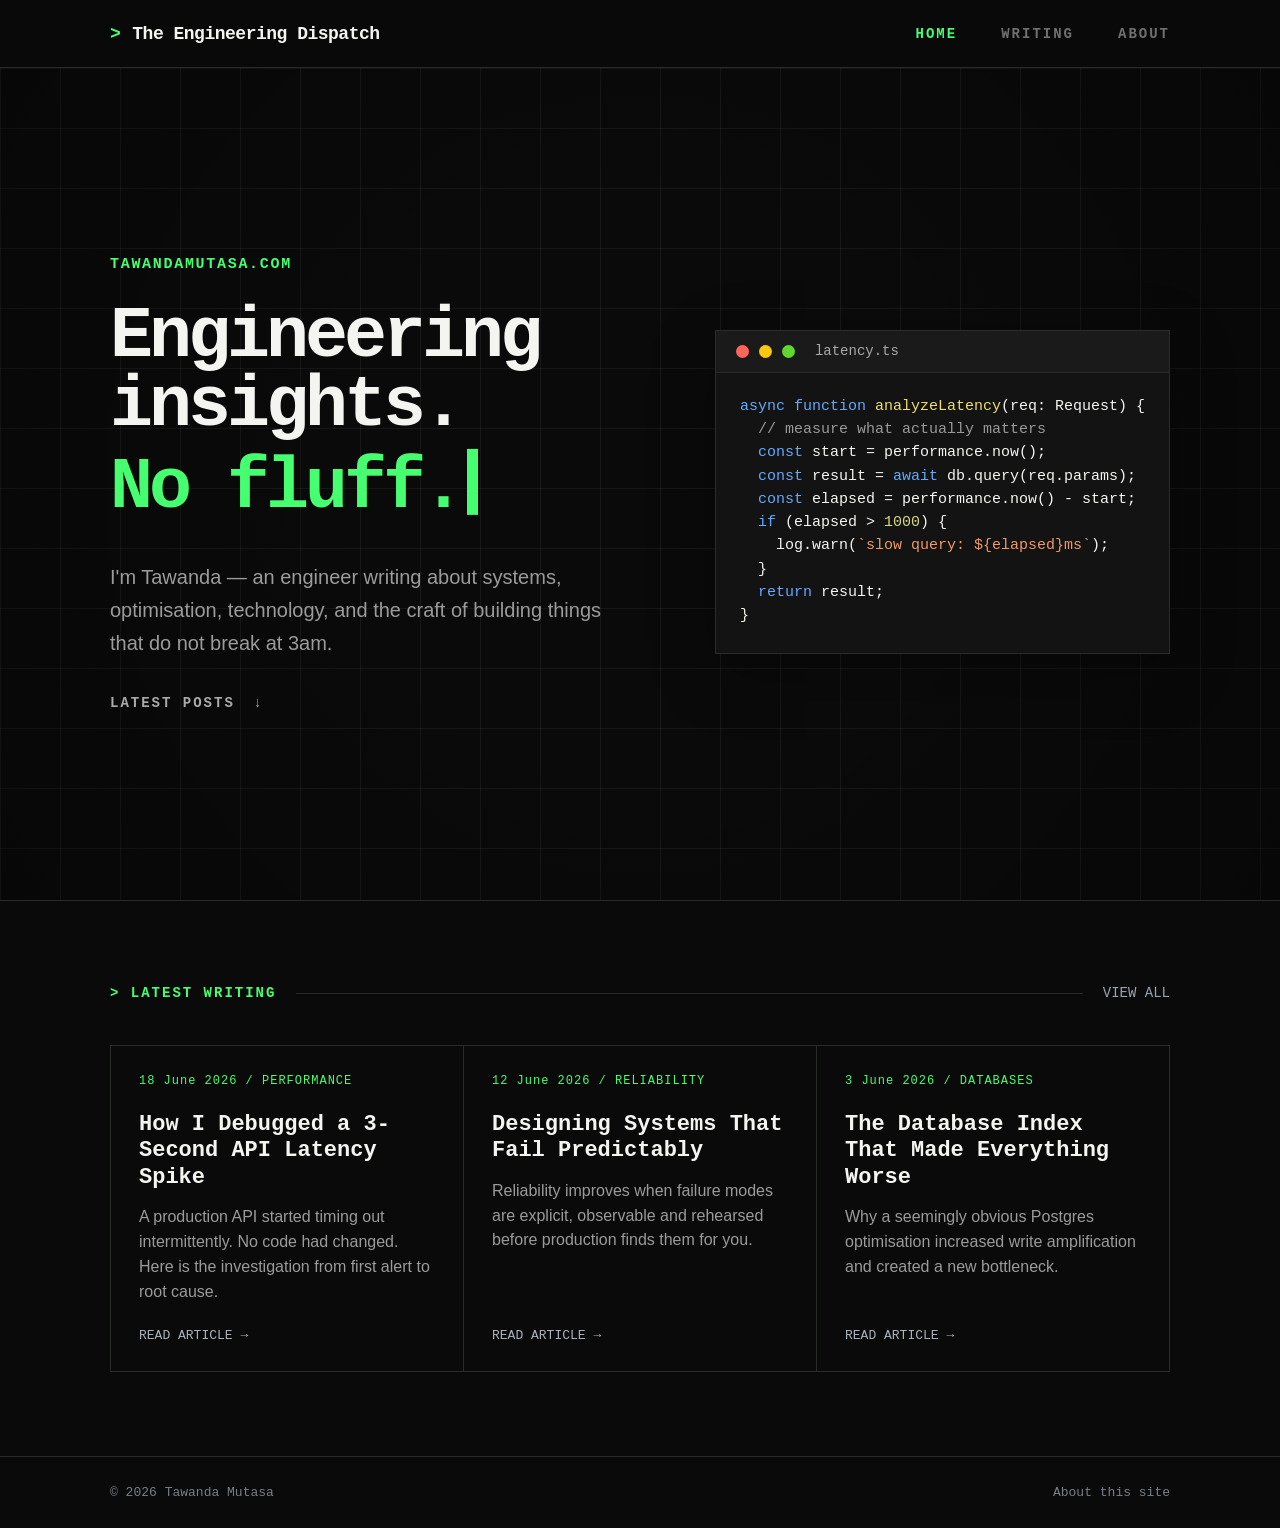
<file: index.html>
<!doctype html>
<html lang="en">
<head>
  <meta charset="utf-8">
  <meta name="viewport" content="width=device-width, initial-scale=1">
  <meta name="description" content="The Engineering Dispatch — engineering insights, technical analysis and long-form writing by Tawanda Mutasa.">
  <title>The Engineering Dispatch</title>
  <link rel="stylesheet" href="styles.css">
</head>
<body data-page="home">
  <header class="site-header">
    <div class="header-inner">
      <a class="brand" href="index.html">The Engineering Dispatch</a>
      <button class="menu-button" type="button" aria-controls="primary-nav" aria-expanded="false">MENU</button>
      <nav class="nav" id="primary-nav" aria-label="Primary navigation">
        <a class="active" href="index.html">HOME</a>
        <a href="writing.html">WRITING</a>
        <a href="about.html">ABOUT</a>
      </nav>
    </div>
  </header>

  <main>
    <section class="hero">
      <div class="container hero-inner">
        <div class="hero-copy-block">
          <p class="eyebrow">TAWANDAMUTASA.COM</p>
          <h1>Engineering<br>insights.<span class="accent">No fluff.<span class="cursor" aria-hidden="true"></span></span></h1>
          <p class="hero-copy">I'm Tawanda — an engineer writing about systems, optimisation, technology, and the craft of building things that do not break at 3am.</p>
          <a class="latest-link" href="writing.html">LATEST POSTS <span aria-hidden="true">↓</span></a>
        </div>

        <aside class="code-card" aria-label="Decorative code example">
          <div class="code-titlebar"><span class="dot red"></span><span class="dot yellow"></span><span class="dot green"></span><span>latency.ts</span></div>
<pre><code><span class="kw">async function</span> <span class="fn">analyzeLatency</span>(req: Request) {
  <span class="cm">// measure what actually matters</span>
  <span class="kw">const</span> start = performance.now();
  <span class="kw">const</span> result = <span class="kw">await</span> db.query(req.params);
  <span class="kw">const</span> elapsed = performance.now() - start;
  <span class="kw">if</span> (elapsed &gt; <span class="num">1000</span>) {
    log.warn(<span class="str">`slow query: ${elapsed}ms`</span>);
  }
  <span class="kw">return</span> result;
}</code></pre>
        </aside>
      </div>
    </section>

    <section class="home-posts">
      <div class="container">
        <div class="section-rule"><span class="label">&gt; LATEST WRITING</span><span class="line"></span><a class="count" href="writing.html">VIEW ALL</a></div>
        <div id="latestPosts" class="latest-post-grid"></div>
      </div>
    </section>
  </main>

  <footer class="site-footer"><div class="container footer-inner"><span>© <span data-year></span> Tawanda Mutasa</span><a href="about.html">About this site</a></div></footer>
  <script src="script.js"></script>
</body>
</html>
</file>
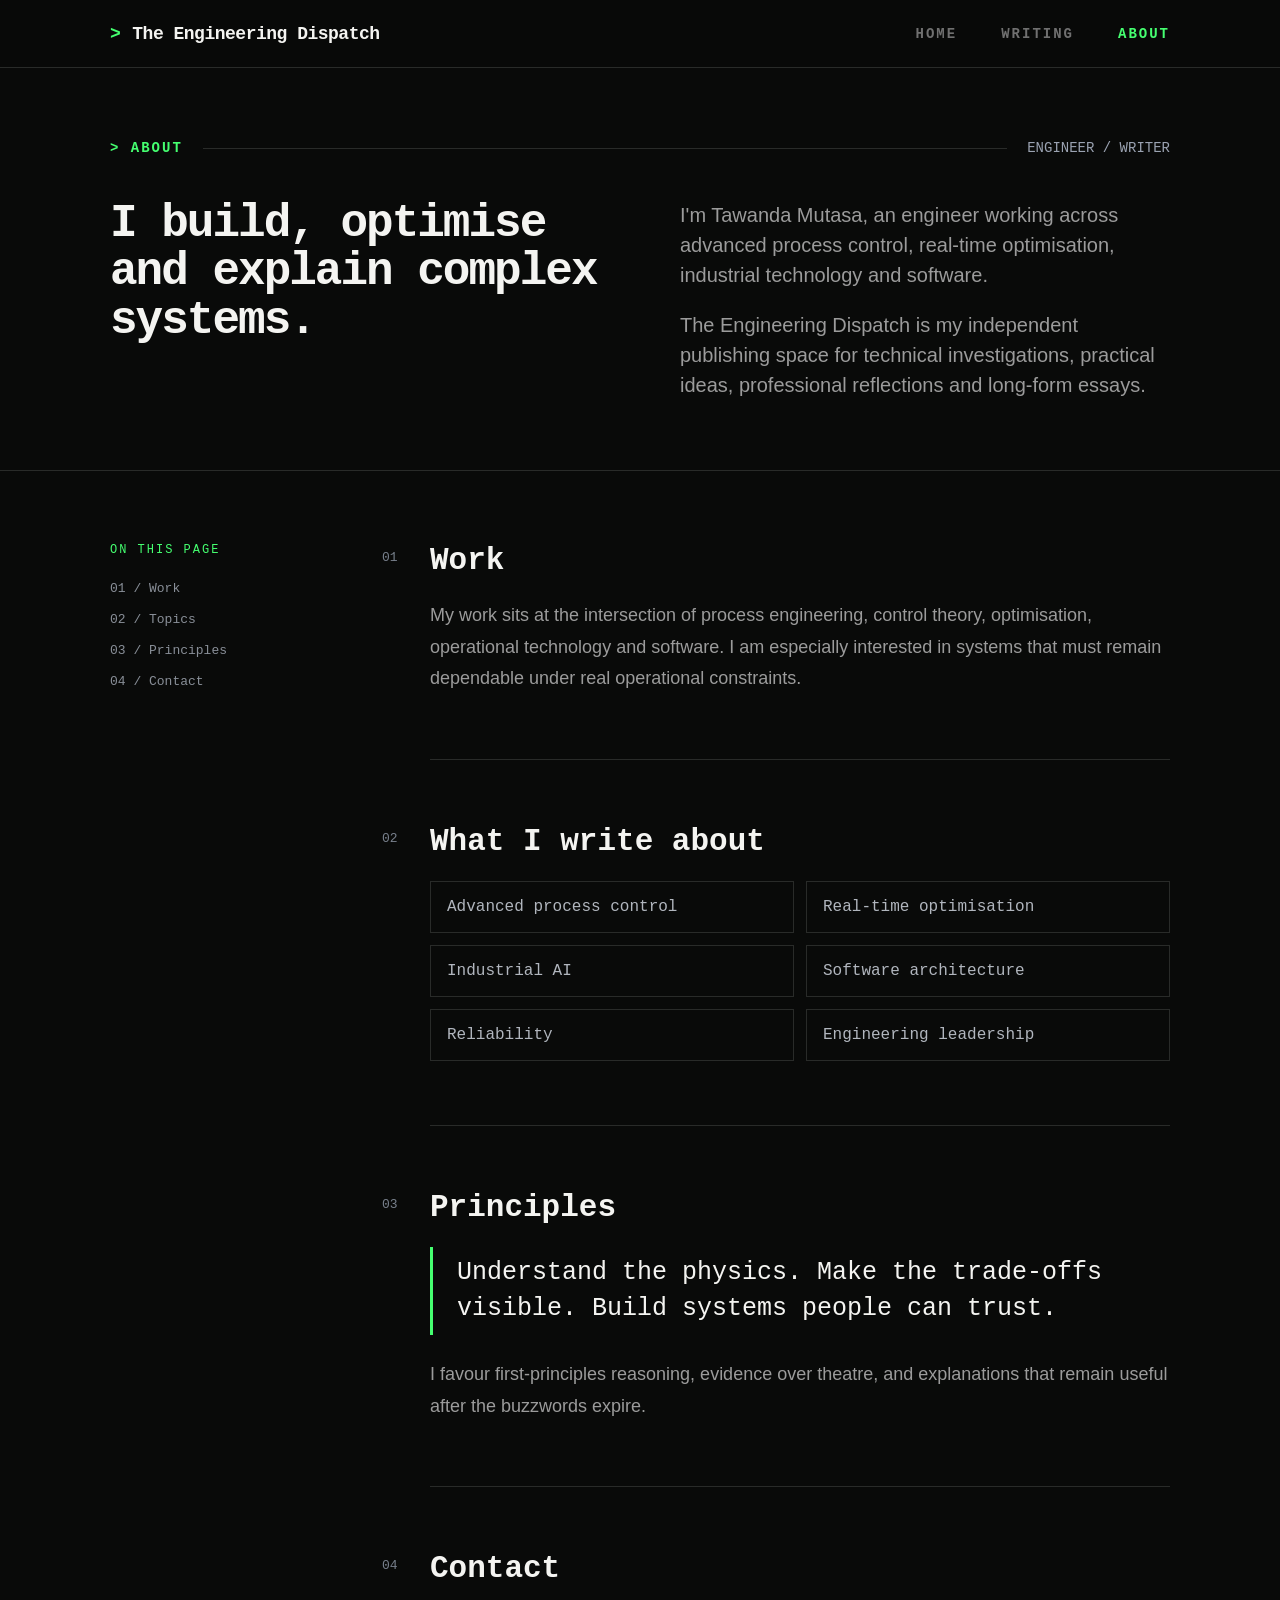
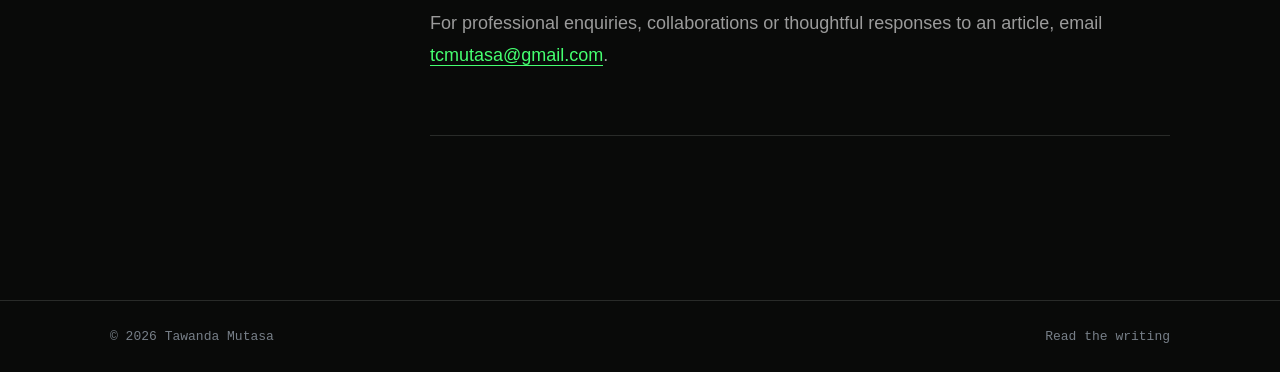
<file: about.html>
<!doctype html>
<html lang="en">
<head>
  <meta charset="utf-8">
  <meta name="viewport" content="width=device-width, initial-scale=1">
  <meta name="description" content="About Tawanda Mutasa and The Engineering Dispatch.">
  <title>About — The Engineering Dispatch</title>
  <link rel="stylesheet" href="styles.css">
</head>
<body data-page="about">
  <header class="site-header"><div class="header-inner"><a class="brand" href="index.html">The Engineering Dispatch</a><button class="menu-button" type="button" aria-controls="primary-nav" aria-expanded="false">MENU</button><nav class="nav" id="primary-nav" aria-label="Primary navigation"><a href="index.html">HOME</a><a href="writing.html">WRITING</a><a class="active" href="about.html">ABOUT</a></nav></div></header>
  <main>
    <section class="page-intro about-intro"><div class="container"><div class="section-rule"><span class="label">&gt; ABOUT</span><span class="line"></span><span class="count">ENGINEER / WRITER</span></div><div class="about-grid"><h1>I build, optimise and explain complex systems.</h1><div class="about-lead"><p>I'm Tawanda Mutasa, an engineer working across advanced process control, real-time optimisation, industrial technology and software.</p><p>The Engineering Dispatch is my independent publishing space for technical investigations, practical ideas, professional reflections and long-form essays.</p></div></div></div></section>
    <section class="about-body"><div class="container about-columns"><aside class="about-index"><span class="terminal-label">ON THIS PAGE</span><a href="#work">01 / Work</a><a href="#topics">02 / Topics</a><a href="#principles">03 / Principles</a><a href="#contact">04 / Contact</a></aside><div class="about-content"><section id="work"><span class="number-label">01</span><h2>Work</h2><p>My work sits at the intersection of process engineering, control theory, optimisation, operational technology and software. I am especially interested in systems that must remain dependable under real operational constraints.</p></section><section id="topics"><span class="number-label">02</span><h2>What I write about</h2><div class="topic-grid"><span>Advanced process control</span><span>Real-time optimisation</span><span>Industrial AI</span><span>Software architecture</span><span>Reliability</span><span>Engineering leadership</span></div></section><section id="principles"><span class="number-label">03</span><h2>Principles</h2><blockquote>Understand the physics. Make the trade-offs visible. Build systems people can trust.</blockquote><p>I favour first-principles reasoning, evidence over theatre, and explanations that remain useful after the buzzwords expire.</p></section><section id="contact"><span class="number-label">04</span><h2>Contact</h2><p>For professional enquiries, collaborations or thoughtful responses to an article, email <a class="inline-link" href="mailto:tcmutasa@gmail.com">tcmutasa@gmail.com</a>.</p></section></div></div></section>
  </main>
  <footer class="site-footer"><div class="container footer-inner"><span>© <span data-year></span> Tawanda Mutasa</span><a href="writing.html">Read the writing</a></div></footer>
  <script src="script.js"></script>
</body>
</html>
</file>
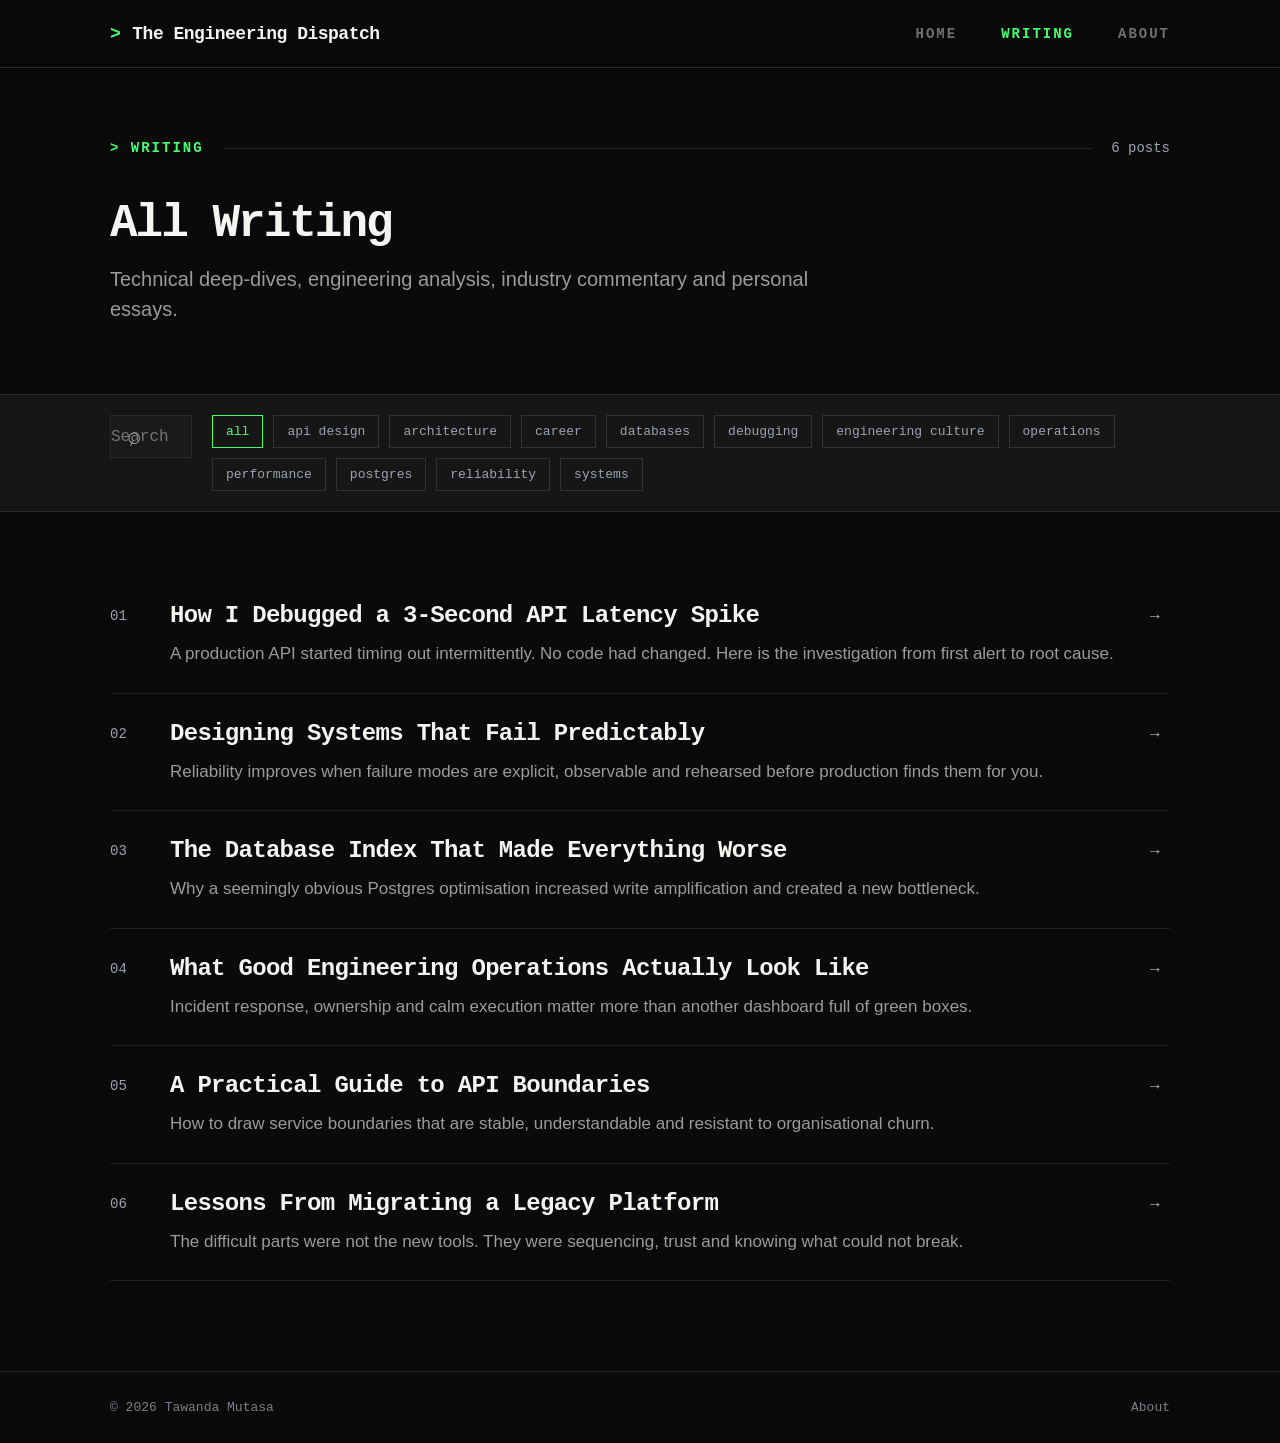
<file: writing.html>
<!doctype html>
<html lang="en">
<head>
  <meta charset="utf-8">
  <meta name="viewport" content="width=device-width, initial-scale=1">
  <meta name="description" content="Technical essays and engineering commentary by Tawanda Mutasa.">
  <title>Writing — The Engineering Dispatch</title>
  <link rel="stylesheet" href="styles.css">
</head>
<body data-page="writing">
  <header class="site-header"><div class="header-inner"><a class="brand" href="index.html">The Engineering Dispatch</a><button class="menu-button" type="button" aria-controls="primary-nav" aria-expanded="false">MENU</button><nav class="nav" id="primary-nav" aria-label="Primary navigation"><a href="index.html">HOME</a><a class="active" href="writing.html">WRITING</a><a href="about.html">ABOUT</a></nav></div></header>
  <main>
    <section class="page-intro"><div class="container"><div class="section-rule"><span class="label">&gt; WRITING</span><span class="line"></span><span class="count" id="postCount">0 posts</span></div><h1>All Writing</h1><p>Technical deep-dives, engineering analysis, industry commentary and personal essays.</p></div></section>
    <section class="filters"><div class="container filter-inner"><label class="search-wrap" id="searchWrap"><span class="search-icon" aria-hidden="true">⌕</span><input id="searchInput" type="search" aria-label="Search posts" placeholder="Search posts"></label><div class="tag-list" id="tagList"></div></div></section>
    <section class="posts"><div class="container" id="postsList"></div><div class="container empty" id="emptyState">No posts match your search.</div></section>
  </main>
  <footer class="site-footer"><div class="container footer-inner"><span>© <span data-year></span> Tawanda Mutasa</span><a href="about.html">About</a></div></footer>
  <script src="script.js"></script>
</body>
</html>
</file>
<file: styles.css>
:root{--bg:#090a09;--panel:#131413;--panel2:#191a19;--line:#292b29;--grid:rgba(255,255,255,.055);--text:#f4f4f1;--muted:#9b9b9b;--green:#45ff70;--blue:#64a9ff;--yellow:#f3dc6c;--orange:#f19a66;--mono:"Courier New",ui-monospace,SFMono-Regular,Menlo,Consolas,monospace}
*{box-sizing:border-box}html{scroll-behavior:smooth}body{margin:0;color:var(--text);background:var(--bg);font-family:var(--mono);-webkit-font-smoothing:antialiased}a{color:inherit;text-decoration:none}button,input{font:inherit}.container{width:min(1060px,calc(100% - 48px));margin:0 auto}
.site-header{height:68px;border-bottom:1px solid var(--line);background:rgba(9,10,9,.96);display:flex;align-items:center;position:sticky;top:0;z-index:50}.header-inner{width:min(1060px,calc(100% - 48px));margin:0 auto;display:flex;align-items:center;justify-content:space-between}.brand{font-size:18px;font-weight:800;letter-spacing:-.5px}.brand:before{content:">";color:var(--green);margin-right:12px}.nav{display:flex;gap:44px}.nav a{color:#707070;font-size:14px;letter-spacing:2px;font-weight:700}.nav a.active,.nav a:hover{color:var(--green)}.menu-button{display:none;background:none;border:1px solid var(--line);color:var(--green);padding:8px 10px;font-size:12px;letter-spacing:1px}
.hero{min-height:calc(100vh - 68px);display:flex;align-items:center;position:relative;overflow:hidden;background-image:linear-gradient(var(--grid) 1px,transparent 1px),linear-gradient(90deg,var(--grid) 1px,transparent 1px);background-size:60px 60px}.hero:after{content:"";position:absolute;inset:0;pointer-events:none;background:radial-gradient(circle at center,transparent 35%,rgba(0,0,0,.28) 100%)}.hero-inner{position:relative;z-index:1;display:grid;grid-template-columns:1.08fr .92fr;gap:88px;align-items:center;padding:80px 0}.eyebrow{color:var(--green);font-size:15px;font-weight:800;letter-spacing:1.7px;margin:0 0 30px}.hero h1{font-size:clamp(56px,5.6vw,82px);line-height:.96;letter-spacing:-4px;margin:0 0 38px;max-width:630px}.hero h1 .accent{color:var(--green);display:block;white-space:nowrap}.cursor{display:inline-block;width:.16em;height:.92em;background:var(--green);margin-left:.08em;transform:translateY(.11em);animation:cursor-blink .85s steps(1,end) infinite}@keyframes cursor-blink{0%,44%{opacity:1}45%,100%{opacity:0}}@media(prefers-reduced-motion:reduce){.cursor{animation-duration:1.8s}}
.hero-copy{color:var(--muted);font-family:Arial,sans-serif;font-size:20px;line-height:1.65;max-width:620px;margin:0 0 34px}.latest-link{color:#aaa;font-size:14px;letter-spacing:2px;font-weight:700}.latest-link:hover{color:var(--green)}.latest-link span{margin-left:8px}.code-card{border:1px solid #2a2c2a;background:#121312;box-shadow:0 18px 60px rgba(0,0,0,.28);transform:translateY(8px)}.code-titlebar{height:42px;border-bottom:1px solid #2a2c2a;background:#191a19;display:flex;align-items:center;gap:10px;padding:0 20px;color:#a9a9a9;font-size:14px}.dot{width:13px;height:13px;border-radius:50%;display:inline-block}.dot.red{background:#ff655a}.dot.yellow{background:#f8c80e}.dot.green{background:#61d62e;margin-right:10px}pre{margin:0;padding:22px 24px 26px;font-size:15px;line-height:1.55;overflow:auto;color:#f5f5f1}.kw{color:var(--blue)}.fn{color:var(--yellow)}.cm{color:#999}.str{color:var(--orange)}.num{color:#d8d884}
.section-rule{display:flex;align-items:center;gap:20px;margin-bottom:44px}.section-rule .label{color:var(--green);font-size:14px;font-weight:800;letter-spacing:2px;white-space:nowrap}.section-rule .line{height:1px;background:var(--line);flex:1}.section-rule .count{color:#9ba3b2;font-size:14px;white-space:nowrap}.home-posts{padding:84px 0;border-top:1px solid var(--line)}.latest-post-grid{display:grid;grid-template-columns:repeat(3,1fr);gap:1px;background:var(--line);border:1px solid var(--line)}.latest-card{background:var(--bg);padding:28px;min-height:220px;display:flex;flex-direction:column}.latest-card:hover{background:#101110}.latest-card .meta{color:var(--green);font-size:12px;letter-spacing:1px;margin-bottom:24px}.latest-card h2{font-size:22px;line-height:1.2;margin:0 0 14px}.latest-card p{font-family:Arial,sans-serif;color:var(--muted);line-height:1.55;margin:0}.latest-card .read{margin-top:auto;padding-top:24px;color:#aab1bc;font-size:13px}
.page-intro{padding:72px 0 70px}.page-intro h1{font-size:46px;line-height:1.05;margin:0 0 16px;letter-spacing:-2px}.page-intro> .container>p,.page-intro p{color:var(--muted);font-family:Arial,sans-serif;font-size:20px;line-height:1.5;margin:0;max-width:750px}.filters{background:#151615;border-top:1px solid var(--line);border-bottom:1px solid var(--line);padding:20px 0}.filter-inner{display:flex;gap:20px;align-items:flex-start}.search-wrap{position:relative;min-width:82px;display:block}.search-wrap input{width:82px;height:43px;background:#191a19;border:1px solid var(--line);color:transparent;caret-color:transparent;padding:0;cursor:pointer;transition:width .2s ease}.search-icon{color:#999;position:absolute;left:16px;top:8px;font-size:25px;transform:rotate(-20deg);z-index:1;pointer-events:none}.search-wrap.expanded input{width:240px;color:var(--text);caret-color:var(--text);padding:0 14px 0 42px;cursor:text}.tag-list{display:flex;flex-wrap:wrap;gap:10px}.tag{border:1px solid #303230;background:transparent;color:#9ba3b2;padding:8px 13px;font-size:13px;cursor:pointer}.tag:hover,.tag.active{color:var(--green);border-color:var(--green)}.posts{padding:64px 0 90px}.post-link{display:block}.post-item{display:grid;grid-template-columns:42px 1fr 20px;gap:18px;padding:26px 0;border-bottom:1px solid #202220;transition:transform .2s ease}.post-item:hover{transform:translateX(4px)}.post-number{color:#9ba3b2;font-size:14px;padding-top:6px}.post-item h2{font-size:24px;margin:0 0 12px;letter-spacing:-.7px}.post-item p{font-family:Arial,sans-serif;color:var(--muted);font-size:17px;line-height:1.5;margin:0}.post-arrow{color:#aeb6c4;padding-top:6px}.empty{color:var(--muted);padding:24px 0;display:none}
.about-grid{display:grid;grid-template-columns:1fr 1fr;gap:80px}.about-grid h1{max-width:560px}.about-lead p+p{margin-top:20px}.about-body{border-top:1px solid var(--line);padding:72px 0 100px}.about-columns{display:grid;grid-template-columns:230px 1fr;gap:90px}.about-index{position:sticky;top:110px;align-self:start;display:flex;flex-direction:column;gap:16px}.terminal-label{color:var(--green);font-size:12px;letter-spacing:2px;margin-bottom:8px}.about-index a{color:#898f98;font-size:13px}.about-index a:hover{color:var(--green)}.about-content section{position:relative;padding:0 0 64px;margin-bottom:64px;border-bottom:1px solid var(--line)}.number-label{position:absolute;left:-48px;top:7px;color:#78808c;font-size:13px}.about-content h2{font-size:31px;margin:0 0 22px}.about-content p{font-family:Arial,sans-serif;color:var(--muted);font-size:18px;line-height:1.75;margin:0}.topic-grid{display:grid;grid-template-columns:repeat(2,1fr);gap:12px}.topic-grid span{border:1px solid var(--line);padding:16px;color:#b1b6be}.about-content blockquote{margin:0 0 24px;border-left:3px solid var(--green);padding:8px 0 8px 24px;font-size:25px;line-height:1.45}.inline-link{color:var(--green);border-bottom:1px solid var(--green)}
.article-shell{padding:74px 0 110px}.article{max-width:820px}.article-header{padding-bottom:44px;border-bottom:1px solid var(--line);margin-bottom:48px}.article-kicker{color:var(--green);font-size:13px;letter-spacing:2px;margin-bottom:22px}.article h1{font-size:clamp(42px,6vw,72px);line-height:1.03;letter-spacing:-3px;margin:0 0 24px}.article-deck{font-family:Arial,sans-serif;color:var(--muted);font-size:21px;line-height:1.55}.article-meta{margin-top:28px;color:#8c929c;font-size:13px}.article-body{max-width:720px}.article-body h2{font-size:30px;margin:52px 0 18px}.article-body p,.article-body li{font-family:Georgia,serif;color:#d3d3ce;font-size:19px;line-height:1.8}.article-body ul,.article-body ol{margin:24px 0;padding-left:28px}.article-body li{margin-bottom:12px}.article-body blockquote{border-left:3px solid var(--green);margin:34px 0;padding:4px 0 4px 24px;color:#f1f1ec;font-size:23px;line-height:1.55}.article-body code{font-family:var(--mono);font-size:.9em;background:#171817;padding:2px 6px}.back-link{display:inline-block;margin-bottom:32px;color:#9ca3ad}.back-link:hover{color:var(--green)}
.site-footer{border-top:1px solid var(--line);padding:28px 0;color:#777f88;font-size:13px}.footer-inner{display:flex;justify-content:space-between;gap:20px}.footer-inner a:hover{color:var(--green)}
@media(max-width:900px){.hero-inner{grid-template-columns:1fr;gap:48px}.code-card{max-width:650px}.hero{min-height:auto}.latest-post-grid{grid-template-columns:1fr}.about-grid{grid-template-columns:1fr;gap:34px}.about-columns{grid-template-columns:1fr;gap:50px}.about-index{position:static;display:grid;grid-template-columns:repeat(2,1fr)}.number-label{position:static;display:block;margin-bottom:12px}}
@media(max-width:650px){.header-inner,.container{width:min(100% - 28px,1060px)}.site-header{height:auto;padding:16px 0}.header-inner{flex-wrap:wrap}.brand{font-size:14px}.menu-button{display:block}.nav{display:none;width:100%;padding-top:16px;gap:0;flex-direction:column}.nav.open{display:flex}.nav a{padding:12px 0;border-top:1px solid var(--line);font-size:12px}.hero-inner{padding:56px 0}.hero h1{font-size:46px;letter-spacing:-2px}.hero h1 .accent{white-space:normal}.hero-copy{font-size:17px}.code-card{margin:0 -4px}pre{font-size:12px;padding:18px}.filter-inner{flex-direction:column}.search-wrap,.search-wrap input,.search-wrap.expanded input{width:100%}.post-item{grid-template-columns:32px 1fr 14px;gap:10px}.post-item h2{font-size:20px}.page-intro h1{font-size:38px}.topic-grid{grid-template-columns:1fr}.about-index{grid-template-columns:1fr}.footer-inner{flex-direction:column}.article h1{letter-spacing:-2px}}
</file>
